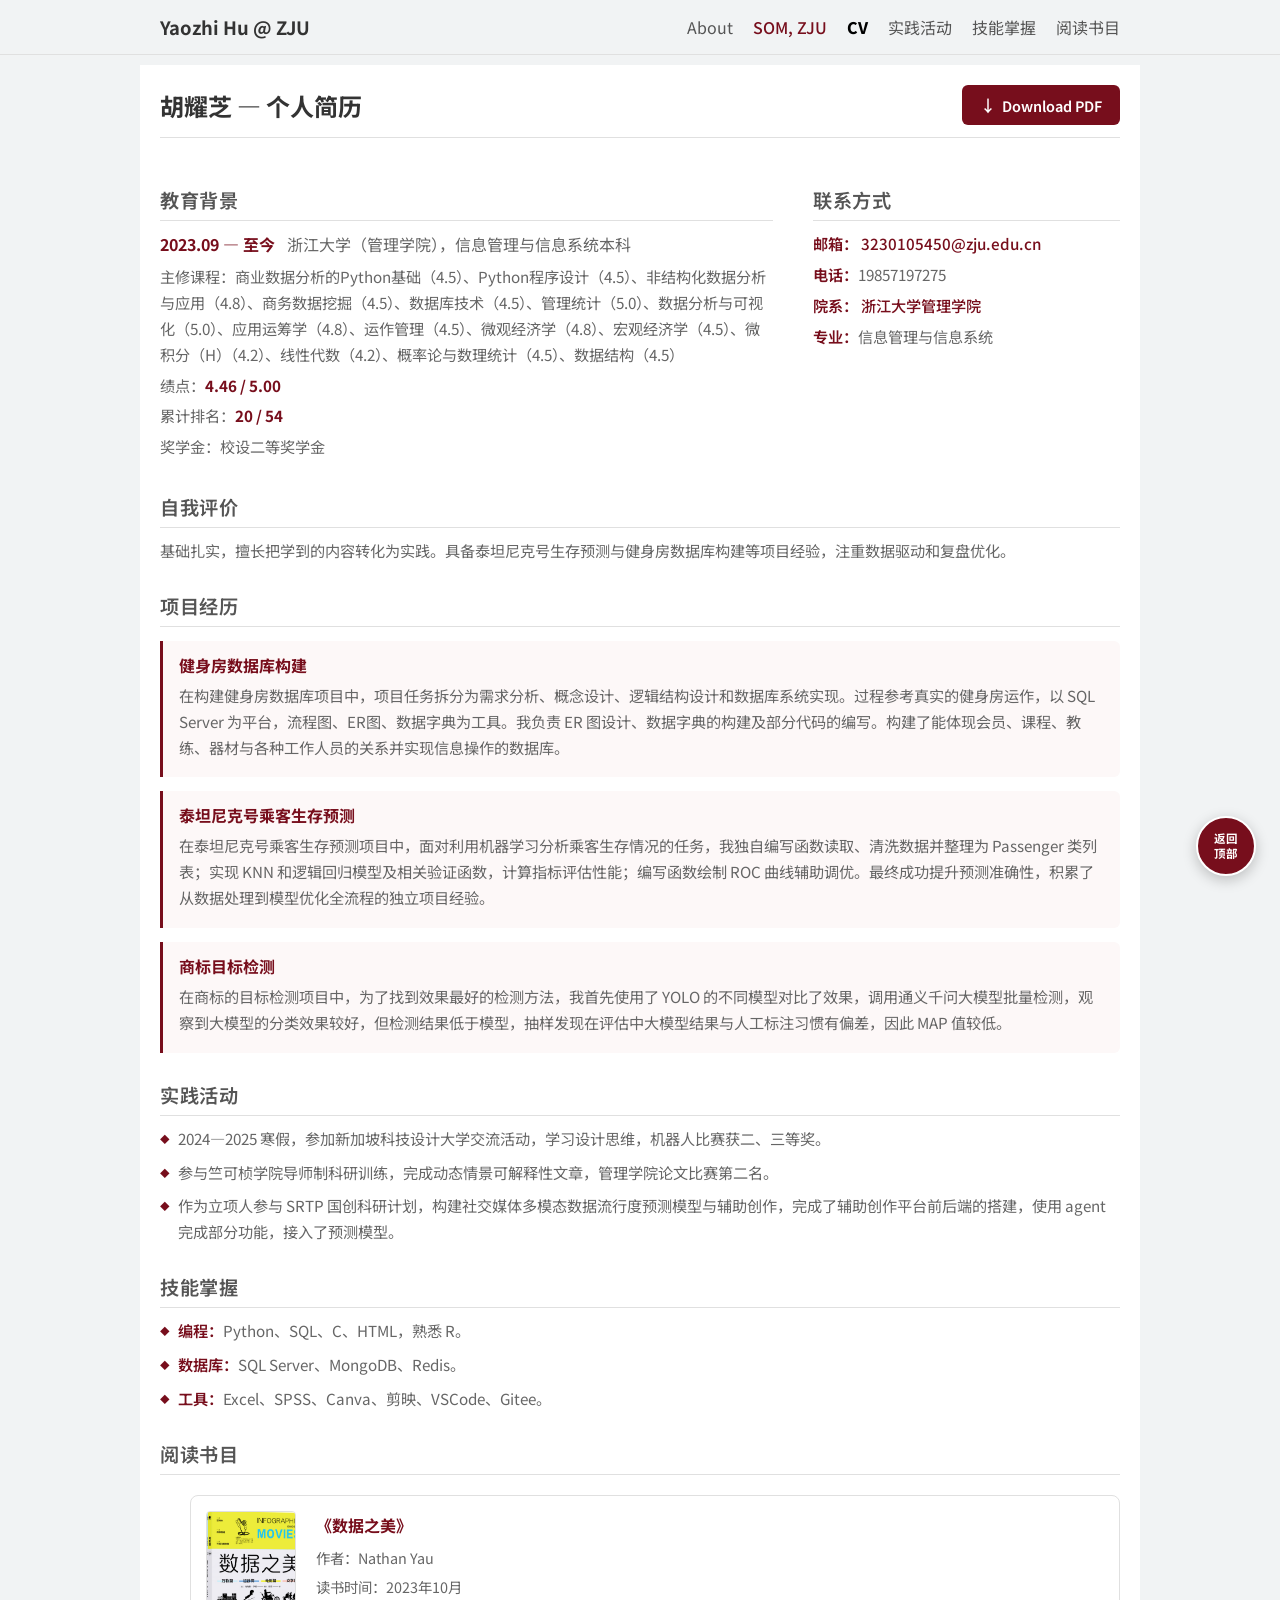
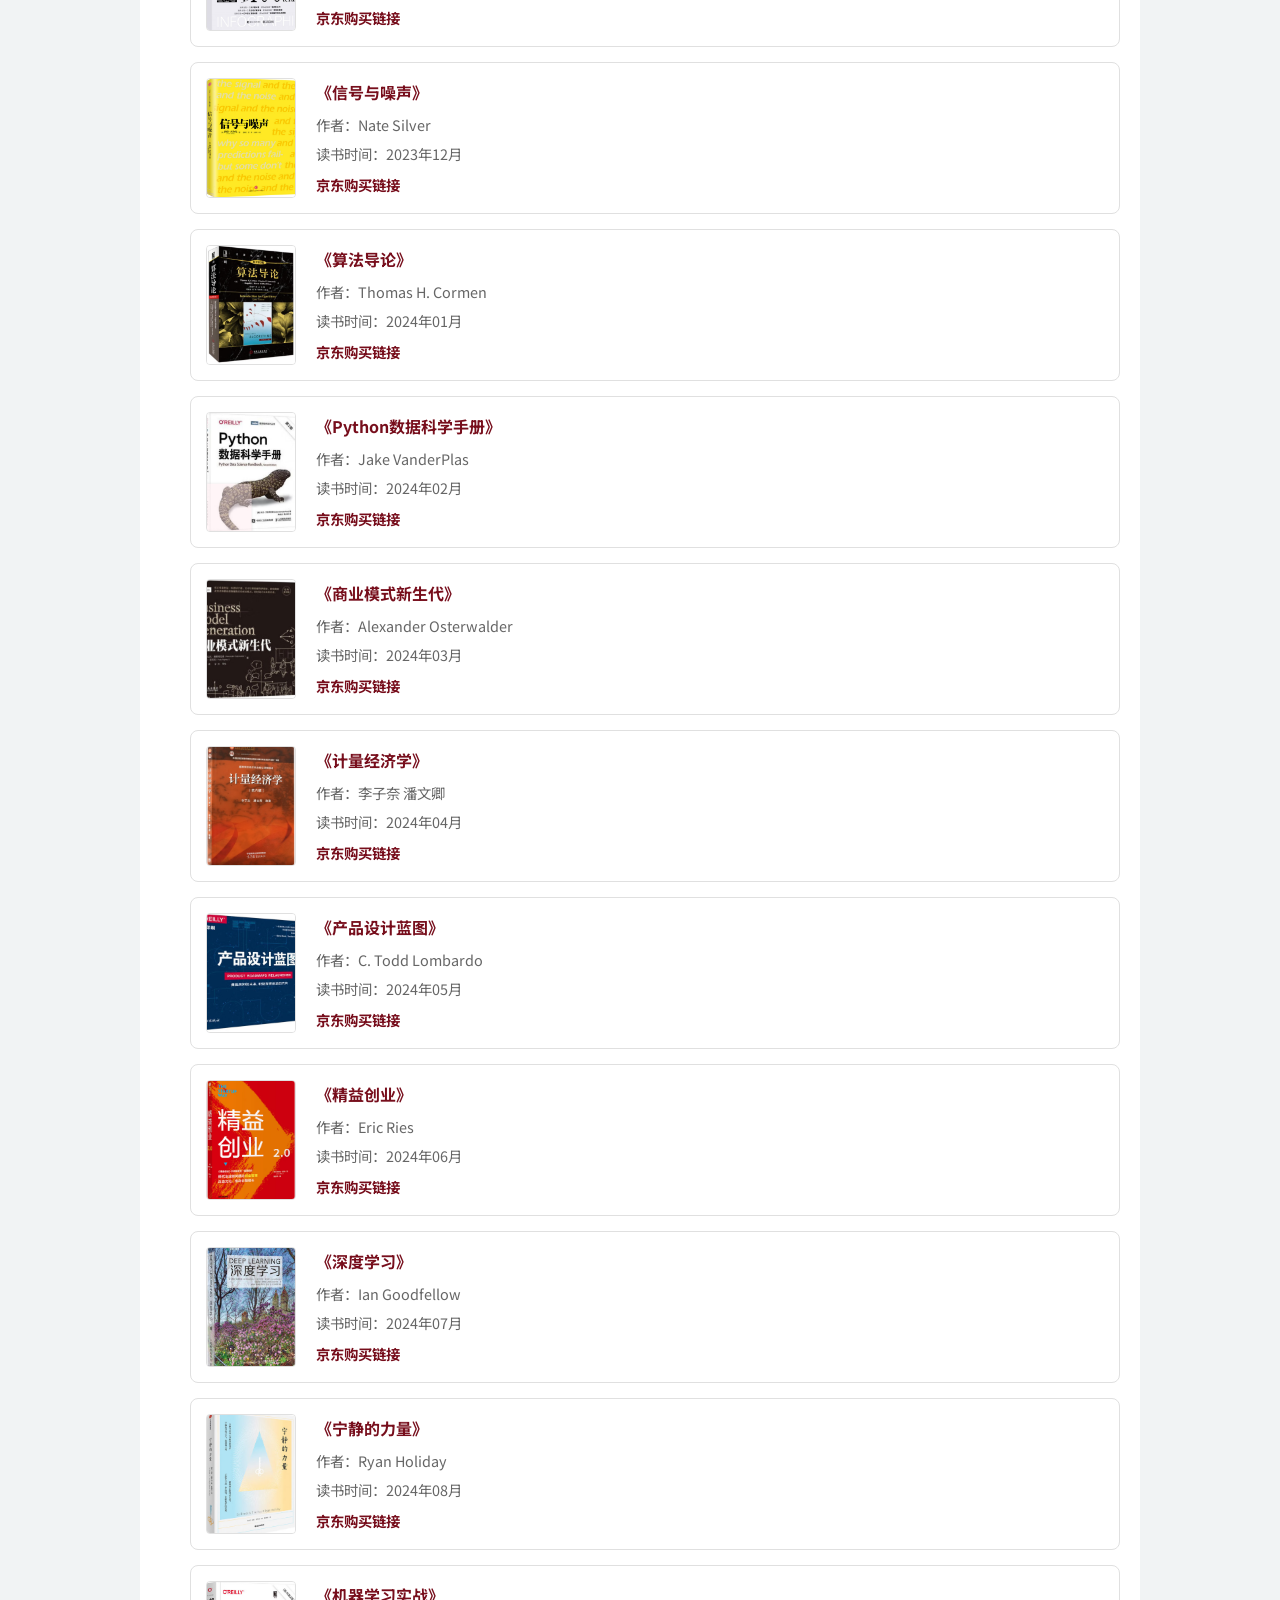
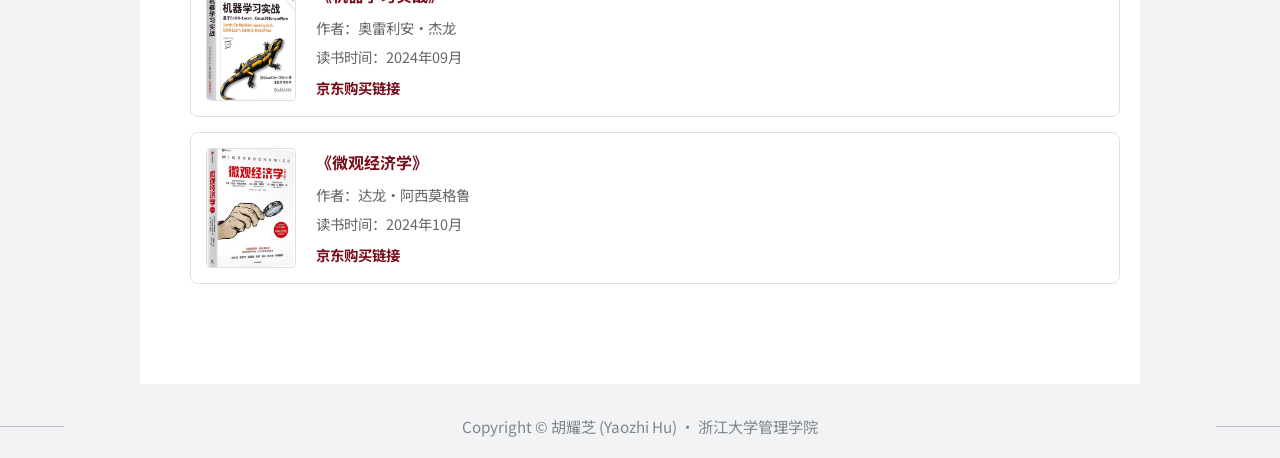
<file: cv.html>
<!DOCTYPE html>
<html lang="zh-CN">
<head>
  <meta charset="UTF-8">
  <meta name="viewport" content="width=device-width, initial-scale=1.0">
  <title>CV — 胡耀芝</title>
  <link rel="preconnect" href="https://fonts.googleapis.com">
  <link rel="preconnect" href="https://fonts.gstatic.com" crossorigin>
  <link href="https://fonts.googleapis.com/css2?family=Noto+Sans+SC:wght@300;400;500;700&family=Noto+Serif+SC:wght@400;600&display=swap" rel="stylesheet">
  <link rel="stylesheet" href="style.css">
</head>
<body>

  <!-- ===== 顶部导航栏 ===== -->
  <div id="header" class="header-bar">
    <div class="header-inner">
      <div class="header-wordmark">
        <a href="index.html" class="wordmark-link">Yaozhi Hu @ ZJU</a>
      </div>
      <div class="header-links">
        <input class="side-menu" type="checkbox" id="side-menu">
        <div class="hamb" id="hamb-toggle">
          <span class="hamb-line"></span>
        </div>
        <div class="nav-wrapper">
          <div class="nav-menu">
            <a href="index.html" class="nav-item">About</a>
            <a href="http://www.som.zju.edu.cn/" class="nav-item nav-lab">SOM, ZJU</a>
            <a href="cv.html" class="nav-item nav-selected">CV</a>
            <a href="cv.html#practice" class="nav-item">实践活动</a>
            <a href="cv.html#skills" class="nav-item">技能掌握</a>
            <a href="cv.html#books" class="nav-item">阅读书目</a>
          </div>
        </div>
      </div>
    </div>
  </div>

  <!-- ===== CV 主体 ===== -->
  <div class="page-content cv-content">

    <!-- CV 标题行 + 下载按钮 -->
    <div class="cv-header-row">
      <h1 class="cv-title">胡耀芝 — 个人简历</h1>
      <!-- ⚠️ 请将你的简历PDF命名为 resume.pdf 放在与 cv.html 同目录，按钮即可正常下载 -->
      <a href="resume.pdf" class="cv-download-btn" download="胡耀芝_简历.pdf">
        <span class="dl-icon">↓</span> Download PDF
      </a>
    </div>

    <!-- 教育背景 + 联系方式（左右并排） -->
    <div class="cv-top-grid">

      <!-- 左：教育背景 -->
      <div class="cv-edu">
        <h2 class="cv-section-title">教育背景</h2>
        <p class="cv-edu-period">
          <span class="highlight">2023.09 — 至今</span>
          &nbsp;&nbsp;浙江大学（管理学院），信息管理与信息系统本科
        </p>
        <p class="cv-body-text">主修课程：商业数据分析的Python基础（4.5）、Python程序设计（4.5）、非结构化数据分析与应用（4.8）、商务数据挖掘（4.5）、数据库技术（4.5）、管理统计（5.0）、数据分析与可视化（5.0）、应用运筹学（4.8）、运作管理（4.5）、微观经济学（4.8）、宏观经济学（4.5）、微积分（H）（4.2）、线性代数（4.2）、概率论与数理统计（4.5）、数据结构（4.5）</p>
        <p class="cv-body-text">绩点：<span class="highlight">4.46 / 5.00</span></p>
        <p class="cv-body-text">累计排名：<span class="highlight">20 / 54</span></p>
        <p class="cv-body-text">奖学金：校设二等奖学金</p>
      </div>

      <!-- 右：联系方式 -->
      <div class="cv-contact">
        <h2 class="cv-section-title">联系方式</h2>
        <p class="cv-body-text">
          <span class="cv-label">邮箱：</span>
          <a href="mailto:3230105450@zju.edu.cn" class="about-link">3230105450@zju.edu.cn</a>
        </p>
        <p class="cv-body-text"><span class="cv-label">电话：</span>19857197275</p>
        <p class="cv-body-text">
          <span class="cv-label">院系：</span>
          <a href="http://www.som.zju.edu.cn/" class="about-link" target="_blank" rel="noopener noreferrer">浙江大学管理学院</a>
        </p>
        <p class="cv-body-text"><span class="cv-label">专业：</span>信息管理与信息系统</p>
      </div>

    </div>

    <!-- 自我评价 -->
    <div class="cv-section">
      <h2 class="cv-section-title">自我评价</h2>
      <p class="cv-body-text">基础扎实，擅长把学到的内容转化为实践。具备泰坦尼克号生存预测与健身房数据库构建等项目经验，注重数据驱动和复盘优化。</p>
    </div>

    <!-- 项目经历（三个方框对应的详细内容） -->
    <div class="cv-section" id="projects">
      <h2 class="cv-section-title">项目经历</h2>

      <!-- 项目1 -->
      <div class="cv-project" id="proj-1">
        <p class="cv-project-title"><span class="highlight">健身房数据库构建</span></p>
        <p class="cv-body-text">在构建健身房数据库项目中，项目任务拆分为需求分析、概念设计、逻辑结构设计和数据库系统实现。过程参考真实的健身房运作，以 SQL Server 为平台，流程图、ER图、数据字典为工具。我负责 ER 图设计、数据字典的构建及部分代码的编写。构建了能体现会员、课程、教练、器材与各种工作人员的关系并实现信息操作的数据库。</p>
      </div>

      <!-- 项目2 -->
      <div class="cv-project" id="proj-2">
        <p class="cv-project-title"><span class="highlight">泰坦尼克号乘客生存预测</span></p>
        <p class="cv-body-text">在泰坦尼克号乘客生存预测项目中，面对利用机器学习分析乘客生存情况的任务，我独自编写函数读取、清洗数据并整理为 Passenger 类列表；实现 KNN 和逻辑回归模型及相关验证函数，计算指标评估性能；编写函数绘制 ROC 曲线辅助调优。最终成功提升预测准确性，积累了从数据处理到模型优化全流程的独立项目经验。</p>
      </div>

      <!-- 项目3 -->
      <div class="cv-project" id="proj-3">
        <p class="cv-project-title"><span class="highlight">商标目标检测</span></p>
        <p class="cv-body-text">在商标的目标检测项目中，为了找到效果最好的检测方法，我首先使用了 YOLO 的不同模型对比了效果，调用通义千问大模型批量检测，观察到大模型的分类效果较好，但检测结果低于模型，抽样发现在评估中大模型结果与人工标注习惯有偏差，因此 MAP 值较低。</p>
      </div>
    </div>

    <!-- 实践活动 -->
    <div class="cv-section" id="practice">
      <h2 class="cv-section-title">实践活动</h2>
      <ul class="cv-list">
        <li class="cv-list-item">2024—2025 寒假，参加新加坡科技设计大学交流活动，学习设计思维，机器人比赛获二、三等奖。</li>
        <li class="cv-list-item">参与竺可桢学院导师制科研训练，完成动态情景可解释性文章，管理学院论文比赛第二名。</li>
        <li class="cv-list-item">作为立项人参与 SRTP 国创科研计划，构建社交媒体多模态数据流行度预测模型与辅助创作，完成了辅助创作平台前后端的搭建，使用 agent 完成部分功能，接入了预测模型。</li>
      </ul>
    </div>

    <!-- 技能掌握 -->
    <div class="cv-section" id="skills">
      <h2 class="cv-section-title">技能掌握</h2>
      <ul class="cv-list">
        <li class="cv-list-item"><span class="cv-label">编程：</span>Python、SQL、C、HTML，熟悉 R。</li>
        <li class="cv-list-item"><span class="cv-label">数据库：</span>SQL Server、MongoDB、Redis。</li>
        <li class="cv-list-item"><span class="cv-label">工具：</span>Excel、SPSS、Canva、剪映、VSCode、Gitee。</li>
      </ul>
    </div>

    <!-- 阅读书目 -->
    <div class="cv-section books-section" id="books">
      <h2 class="cv-section-title">阅读书目</h2>
      <ol class="book-list">

        <li class="book-item">
          <img class="book-cover" src="images/books/data_visualization.png" alt="数据之美">
          <div class="book-details">
            <p class="book-title"><span class="highlight">《数据之美》</span></p>
            <p class="book-author">作者：Nathan Yau</p>
            <p class="book-date">读书时间：2023年10月</p>
            <a class="book-link" href="https://item.jd.com/10055719306770.html" target="_blank" rel="noopener noreferrer">京东购买链接</a>
          </div>
        </li>

        <li class="book-item">
          <img class="book-cover" src="images/books/signal_noise.png" alt="信号与噪声">
          <div class="book-details">
            <p class="book-title"><span class="highlight">《信号与噪声》</span></p>
            <p class="book-author">作者：Nate Silver</p>
            <p class="book-date">读书时间：2023年12月</p>
            <a class="book-link" href="https://item.jd.com/10211061678488.html" target="_blank" rel="noopener noreferrer">京东购买链接</a>
          </div>
        </li>

        <li class="book-item">
          <img class="book-cover" src="images/books/algorithms.png" alt="算法导论">
          <div class="book-details">
            <p class="book-title"><span class="highlight">《算法导论》</span></p>
            <p class="book-author">作者：Thomas H. Cormen</p>
            <p class="book-date">读书时间：2024年01月</p>
            <a class="book-link" href="https://item.jd.com/10110236527917.html" target="_blank" rel="noopener noreferrer">京东购买链接</a>
          </div>
        </li>

        <li class="book-item">
          <img class="book-cover" src="images/books/python_datascience.png" alt="Python数据科学手册">
          <div class="book-details">
            <p class="book-title"><span class="highlight">《Python数据科学手册》</span></p>
            <p class="book-author">作者：Jake VanderPlas</p>
            <p class="book-date">读书时间：2024年02月</p>
            <a class="book-link" href="https://item.jd.com/10107139690995.html" target="_blank" rel="noopener noreferrer">京东购买链接</a>
          </div>
        </li>

        <li class="book-item">
          <img class="book-cover" src="images/books/business_model_generation.png" alt="商业模式新生代">
          <div class="book-details">
            <p class="book-title"><span class="highlight">《商业模式新生代》</span></p>
            <p class="book-author">作者：Alexander Osterwalder</p>
            <p class="book-date">读书时间：2024年03月</p>
            <a class="book-link" href="https://item.jd.com/10197573762569.html" target="_blank" rel="noopener noreferrer">京东购买链接</a>
          </div>
        </li>

        <li class="book-item">
          <img class="book-cover" src="images/books/econometrics.png" alt="计量经济学">
          <div class="book-details">
            <p class="book-title"><span class="highlight">《计量经济学》</span></p>
            <p class="book-author">作者：李子奈 潘文卿</p>
            <p class="book-date">读书时间：2024年04月</p>
            <a class="book-link" href="https://item.jd.com/14549901.html" target="_blank" rel="noopener noreferrer">京东购买链接</a>
          </div>
        </li>

        <li class="book-item">
          <img class="book-cover" src="images/books/product_roadmap.png" alt="产品设计蓝图">
          <div class="book-details">
            <p class="book-title"><span class="highlight">《产品设计蓝图》</span></p>
            <p class="book-author">作者：C. Todd Lombardo</p>
            <p class="book-date">读书时间：2024年05月</p>
            <a class="book-link" href="https://item.jd.com/10180631776788.html" target="_blank" rel="noopener noreferrer">京东购买链接</a>
          </div>
        </li>

        <li class="book-item">
          <img class="book-cover" src="images/books/lean_startup.png" alt="精益创业">
          <div class="book-details">
            <p class="book-title"><span class="highlight">《精益创业》</span></p>
            <p class="book-author">作者：Eric Ries</p>
            <p class="book-date">读书时间：2024年06月</p>
            <a class="book-link" href="https://item.jd.com/10050047899201.html" target="_blank" rel="noopener noreferrer">京东购买链接</a>
          </div>
        </li>

        <li class="book-item">
          <img class="book-cover" src="images/books/deep_learning.png" alt="深度学习">
          <div class="book-details">
            <p class="book-title"><span class="highlight">《深度学习》</span></p>
            <p class="book-author">作者：Ian Goodfellow</p>
            <p class="book-date">读书时间：2024年07月</p>
            <a class="book-link" href="https://item.jd.com/10135262787752.html" target="_blank" rel="noopener noreferrer">京东购买链接</a>
          </div>
        </li>

        <li class="book-item">
          <img class="book-cover" src="images/books/stillness.png" alt="宁静的力量">
          <div class="book-details">
            <p class="book-title"><span class="highlight">《宁静的力量》</span></p>
            <p class="book-author">作者：Ryan Holiday</p>
            <p class="book-date">读书时间：2024年08月</p>
            <a class="book-link" href="https://item.jd.com/10034623741007.html" target="_blank" rel="noopener noreferrer">京东购买链接</a>
          </div>
        </li>

        <li class="book-item">
          <img class="book-cover" src="images/books/book11.png" alt="机器学习实战">
          <div class="book-details">
            <p class="book-title"><span class="highlight">《机器学习实战》</span></p>
            <p class="book-author">作者：奥雷利安·杰龙</p>
            <p class="book-date">读书时间：2024年09月</p>
            <a class="book-link" href="https://item.jd.com/10204137401092.html" target="_blank" rel="noopener noreferrer">京东购买链接</a>
          </div>
        </li>

        <li class="book-item">
          <img class="book-cover" src="images/books/book12.png" alt="微观经济学">
          <div class="book-details">
            <p class="book-title"><span class="highlight">《微观经济学》</span></p>
            <p class="book-author">作者：达龙·阿西莫格鲁</p>
            <p class="book-date">读书时间：2024年10月</p>
            <a class="book-link" href="https://item.jd.com/10119757899260.html" target="_blank" rel="noopener noreferrer">京东购买链接</a>
          </div>
        </li>

      </ol>

      <!-- 返回书目顶部按钮（固定跟随，仅在#books区域可见时显示） -->
      <div class="back-books-btn">
        <a href="#books" class="back-books-link">返回<span class="line-break"></span>顶部</a>
      </div>

    </div>

  </div>

  <!-- ===== 页脚 ===== -->
  <div class="footer-bar">
    <div class="footer-inner">
      <span class="footer-text">Copyright © 胡耀芝 (Yaozhi Hu) · 浙江大学管理学院</span>
    </div>
  </div>

  <script src="nav.js"></script>
</body>
</html>
</file>
<file: style.css>
/* =============================================
   style.css — 胡耀芝个人主页
   完全仿照 Sherry Tongshuang Wu 样例布局
   ============================================= */

/* ---------- 字体 ---------- */
@font-face {
  font-family: "Crimson Text";
  font-style: italic;
  font-weight: 400;
  font-display: swap;
  src: url(https://fonts.gstatic.com/s/crimsontext/v19/wlpogwHKFkZgtmSR3NB0oRJfajhRK_Z_3rhH.woff2) format("woff2");
}

/* ---------- 全局重置 ---------- */
* {
  box-sizing: border-box;
}

body {
  margin: 0;
  padding: 0;
  overflow-x: hidden;
  /* 非默认中文字体 Noto Sans SC */
  font-family: "Noto Sans SC", "Noto Serif SC", "Crimson Text", Georgia, serif;
  background-color: #f1f3f4;
  color: #3c4043;
}

a {
  color: #666;
  text-decoration: none;
  cursor: pointer;
}

a:hover {
  color: #770e1c;
  text-decoration: underline;
}

/* ---------- 顶部导航栏（精确仿照样例） ---------- */
.header-bar {
  background-color: #f1f3f4;
  width: 100%;
  position: sticky;
  top: 0;
  z-index: 100;
  border-bottom: 1px solid #e0e0e0;
}

.header-inner {
  display: flex;
  align-items: center;
  max-width: calc(max(1000px, 51%));
  margin: 0 auto;
  padding: 10px 20px;
}

/* 左侧品牌名 */
.header-wordmark {
  display: flex;
  align-items: center;
  flex-shrink: 0;
}

.wordmark-link {
  font-family: "Noto Sans SC", sans-serif;
  font-size: 1.15rem;
  font-weight: 700;
  color: #333;
  text-decoration: none;
  white-space: nowrap;
}

.wordmark-link:hover {
  color: #770e1c;
  text-decoration: none;
}

/* 右侧链接区 */
.header-links {
  display: flex;
  align-items: center;
  flex: auto;
  justify-content: flex-end;
  position: relative;
}

/* 导航菜单（桌面端：横排浮右） */
.nav-wrapper {
  display: flex;
  align-items: center;
}

.nav-menu {
  display: flex;
  gap: 0;
}

.nav-item {
  display: inline-block;
  padding: 5px 0 5px 20px;
  font-size: 1.0rem;
  color: #555;
  text-decoration: none;
  white-space: nowrap;
  font-family: "Noto Sans SC", sans-serif;
}

.nav-item:hover {
  color: #770e1c;
  text-decoration: underline;
}

/* 选中状态 */
.nav-selected {
  font-weight: 800;
  color: #000;
}

.nav-selected:hover {
  text-decoration: none;
  color: #000;
}

/* 管院链接（红色） */
.nav-lab {
  color: #770e1c;
  font-weight: 500;
}

.nav-lab:hover {
  color: #770e1c;
}

/* 汉堡菜单（移动端） */
.side-menu {
  display: none;
}

.hamb {
  display: none;
  cursor: pointer;
  padding: 5px;
  float: right;
  z-index: 999;
}

.hamb-line {
  background: #333;
  display: block;
  height: 2px;
  position: relative;
  width: 24px;
}

.hamb-line::before,
.hamb-line::after {
  background: #333;
  content: "";
  display: block;
  height: 100%;
  position: absolute;
  transition: all 0.2s ease-out;
  width: 100%;
}

.hamb-line::before { top: 5px; }
.hamb-line::after  { top: -5px; }

/* ---------- 内容限宽容器 ---------- */
.page-content {
  max-width: calc(max(1000px, 51%));
  margin: 10px auto;
  padding: 0 20px;
  text-align: left;
  background-color: #f1f3f4;
}

/* ---------- About 区域（仿照 .about） ---------- */
.about-section {
  display: flex;
  align-items: center;
  padding: 0 20px;
  margin-bottom: 0;
}

/* 左：头像 + 姓名 */
.about-avatar {
  display: inline-flex;
  align-items: center;
  flex: 1;
  gap: 0;
}

.avatar-img-wrap {
  display: inline-block;
  vertical-align: middle;
  margin-right: 15px;
}

/* 头像圆形（仿 .about .avatar img） */
.avatar-img {
  object-fit: cover;
  border-radius: 50%;
  width: min(20vw, 120px);
  height: min(20vw, 120px);
  display: block;
  background-color: #ddd;
}

.avatar-text {
  display: inline-block;
  vertical-align: middle;
}

/* 姓名（仿 .about .avatar div .name） */
.avatar-name {
  display: block;
  font-size: larger;
  line-height: 1.6;
  color: #3c4043;
}

/* 联系图标行（仿 .about .avatar div .contacts） */
.avatar-contacts {
  display: flex;
  gap: 4px;
  margin-top: 6px;
}

.contact-tooltip {
  position: relative;
  margin: 2px;
}

/* Tooltip hover 效果 */
.contact-tooltip::after {
  content: attr(data-tip);
  background-color: #333;
  border-radius: 8px;
  color: white;
  font-size: 0.85em;
  font-weight: 100;
  display: none;
  padding: 5px 10px;
  position: absolute;
  text-align: center;
  z-index: 999;
  top: 0;
  left: 50%;
  transform: translate(-50%, calc(-100% - 10px));
  white-space: nowrap;
}

.contact-tooltip:hover::after {
  display: block;
}

.contact-link {
  color: #555;
  text-decoration: none;
  font-size: 1.3rem;
}

.contact-link:hover {
  color: #770e1c;
  text-decoration: none;
}

.contact-icon {
  font-size: 1.3rem;
}

/* 右：机构信息（仿 .about .info，右对齐） */
.about-info {
  text-align: right;
  font-size: 0.95rem;
  color: #555;
  flex-shrink: 0;
}

.about-info-row {
  margin: 4px 0;
  color: #555;
  line-height: 1.6;
}

.about-link {
  color: #770e1c;
  text-decoration: none;
  font-weight: 500;
}

.about-link:hover {
  text-decoration: underline;
  color: #9b1224;
}

/* ---------- 白色内容带（仿 .white-background） ---------- */
.white-band {
  background-color: #ffffff;
  width: 100%;
  margin-top: 10px;
}

/* 简介区（仿 .summary） */
.summary-section {
  max-width: calc(max(1000px, 51%));
  margin: 0 auto;
  padding: 20px 20px 10px 20px;
}

.summary-text {
  line-height: 1.7;
  color: #3c4043;
  margin-bottom: 10px;
}

.summary-strong {
  color: #770e1c;
  font-weight: bold;
}

/* 格言引用块（精确仿照样例 blockquote with ::before ::after 大引号） */
.summary-quote-wrap {
  width: 80%;
  margin: 10px auto 10px auto;
  position: relative;
  padding: 0px 20px;
}

.summary-blockquote {
  position: relative;
  padding: 0 60px;
  margin: 0;
}

/* 大引号（仿 .summary blockquote :before / :after） */
.summary-blockquote::before {
  content: "\201C";
  position: absolute;
  color: #e0e0e0;
  font-size: 8rem;
  font-family: Georgia, "Crimson Text", serif;
  line-height: 1;
  left: -1rem;
  top: -2rem;
  width: 4rem;
  height: 4rem;
}

.summary-blockquote::after {
  content: "\201D";
  position: absolute;
  color: #e0e0e0;
  font-size: 8rem;
  font-family: Georgia, "Crimson Text", serif;
  line-height: 1;
  right: -1rem;
  bottom: 0rem;
  width: 4rem;
  height: 4rem;
}

.blockquote-text {
  font-style: italic;
  font-family: "Noto Serif SC", "Crimson Text", serif;
  color: #3c4043;
  font-size: 1.05rem;
  line-height: 1.8;
  margin: 0;
  text-align: center;
}

.summary-cta {
  color: #3c4043;
  margin: 10px 0 5px;
  font-size: 0.95rem;
}

/* ---------- 三方框区域（精确仿照 .themes .theme） ---------- */
.themes-section {
  max-width: calc(max(1000px + 200px, 55%));
  margin: 0 auto;
  padding: 0 20px 20px 20px;
}

/* 三等分横排 */
.themes-grid {
  display: flex;
  flex-wrap: wrap;
  gap: 0;
  overflow: hidden;
  text-align: left;
  background-color: transparent;
}

/* 单个方框卡片 */
.theme-card {
  flex: 0 0 33.3333%;
  max-width: 33.3333%;
  position: relative;
  cursor: pointer;
}

/* 内框（仿 .themes .theme .inner） */
.theme-inner {
  background-color: white;
  width: calc(100% - 20px);
  margin: 5px auto;
  border-radius: 10px;
  border: solid 1px #80868b;
  overflow: hidden;
  position: relative;
}

/* 保持宽高比（仿 .themes .theme .inner:before，padding-top:62.5% ≈ 8:5） */
.theme-inner::before {
  display: block;
  content: "";
  width: 100%;
  padding-top: 62.5%;
}

/* 项目封面图（仿 .themes .theme .inner .img） */
.theme-img {
  position: absolute;
  top: 0;
  left: 0;
  width: 100%;
  height: 120%;
  object-fit: cover;
  background-color: #e8eaed;
}

/* 文字叠加层（仿 .themes .theme .inner .text） */
.theme-text {
  position: absolute;
  display: flex;
  flex-direction: column;
  justify-content: center;
  bottom: 0;
  width: 100%;
  line-height: 1.1;
  align-items: center;
  background: rgba(218, 220, 224, 0.9);
  transition: min-height 0.2s ease-out;
  min-height: 0;
  padding: 10px 15px;
}

/* 悬停展开 */
.theme-inner:hover .theme-text {
  background: rgba(241, 243, 244, 0.8);
  min-height: 100%;
}

.theme-inner:hover .theme-name {
  padding: 10px 0;
}

.theme-inner:hover .theme-desc {
  display: block;
}

/* 方框标题（仿 .themes .theme .inner .text .name） */
.theme-name {
  font-size: 1.1rem;
  padding: 5px 0;
  width: 100%;
  color: black;
  font-weight: 600;
  font-family: "Noto Sans SC", sans-serif;
  text-align: center;
}

/* 方框描述（仿 .themes .theme .inner .text .desc，默认隐藏悬停显示） */
.theme-desc {
  width: 100%;
  display: none;
  color: #3c4043;
  padding: 0 10px;
  line-height: 1.5;
  font-size: 0.9rem;
  text-align: left;
}

.theme-label {
  font-family: Consolas, Menlo, Monaco, monospace;
  font-style: italic;
  color: #770e1c;
  margin-right: 5px;
  font-weight: normal;
}

/* 方框内链接 */
.theme-link {
  display: block;
  text-decoration: none;
  color: inherit;
}

.theme-link:hover {
  text-decoration: none;
  color: inherit;
}

/* ---------- 高亮红色 ---------- */
.highlight {
  color: #770e1c;
  font-weight: bold;
  font-style: normal;
}

/* ---------- 页脚（精确仿照样例 footer） ---------- */
.footer-bar {
  width: 100%;
  margin-top: 10px;
}

.footer-inner {
  padding: 20px 0;
  text-align: center;
  display: table;
  white-space: nowrap;
  background: transparent;
  font-size: 16px;
  margin: auto;
  color: #80868b;
  width: 100%;
}

/* 页脚两侧分割线（仿 footer div::before / ::after） */
.footer-inner::before,
.footer-inner::after {
  content: "";
  display: table-cell;
  position: relative;
  top: 50%;
  border-top: 1px solid #bdc1c6;
  transform: translateY(50%);
}

.footer-inner::before { width: 5%; }
.footer-inner::after  { width: 5%; }

.footer-text {
  padding: 10px;
  color: #80868b;
  font-size: 0.95rem;
}

/* =============================================
   CV 页面样式
   ============================================= */

.cv-content {
  background-color: #ffffff;
  padding: 20px 20px 40px 20px;
  min-height: 80vh;
}

/* CV 顶部：标题 + 下载按钮（flex 横排） */
.cv-header-row {
  display: flex;
  align-items: center;
  justify-content: space-between;
  border-bottom: 1px solid #e0e0e0;
  padding-bottom: 12px;
  margin-bottom: 20px;
  flex-wrap: wrap;
  gap: 10px;
}

.cv-title {
  font-family: "Noto Sans SC", sans-serif;
  font-size: 1.5rem;
  font-weight: 700;
  color: #333;
  margin: 0;
}

/* Download PDF 按钮 */
.cv-download-btn {
  display: inline-flex;
  align-items: center;
  gap: 6px;
  background-color: #770e1c;
  color: #ffffff;
  font-family: "Noto Sans SC", sans-serif;
  font-size: 0.9rem;
  font-weight: 600;
  padding: 8px 18px;
  border-radius: 6px;
  text-decoration: none;
  transition: background-color 0.2s;
  white-space: nowrap;
}

.cv-download-btn:hover {
  background-color: #9b1224;
  color: #fff;
  text-decoration: none;
}

.dl-icon {
  font-size: 1rem;
}

/* 教育背景 + 联系方式：左右并排（flex） */
.cv-top-grid {
  display: flex;
  gap: 40px;
  align-items: flex-start;
  flex-wrap: wrap;
  margin-bottom: 10px;
}

.cv-edu {
  flex: 2;
  min-width: 280px;
}

.cv-contact {
  flex: 1;
  min-width: 200px;
}

/* CV 章节标题 h2 */
.cv-section-title {
  font-family: "Noto Sans SC", sans-serif;
  font-size: 1.2rem;
  font-weight: 600;
  color: #555;
  border-bottom: 1px solid #e0e0e0;
  padding-bottom: 6px;
  margin-top: 28px;
  margin-bottom: 10px;
  text-transform: uppercase;
  letter-spacing: 0.03em;
}

.cv-section {
  margin-top: 10px;
}

.cv-edu-period {
  color: #666;
  line-height: 1.7;
  margin: 6px 0;
}

.cv-body-text {
  color: #666;
  line-height: 1.7;
  margin: 5px 0;
  font-size: 0.95rem;
}

.cv-label {
  color: #770e1c;
  font-weight: 600;
}

/* 项目经历条目 */
.cv-project {
  margin: 14px 0;
  padding: 12px 16px;
  border-left: 3px solid #770e1c;
  background-color: #fdf8f8;
  border-radius: 0 6px 6px 0;
}

.cv-project-title {
  font-size: 1rem;
  margin: 0 0 6px 0;
}

/* 列表 */
.cv-list {
  list-style: none;
  padding: 0;
  margin: 0;
}

.cv-list-item {
  color: #666;
  line-height: 1.7;
  margin: 8px 0;
  padding-left: 18px;
  position: relative;
  font-size: 0.95rem;
}

.cv-list-item::before {
  content: "◆";
  color: #770e1c;
  font-size: 0.6rem;
  position: absolute;
  left: 0;
  top: 5px;
}

/* =============================================
   阅读书目（books-section）
   ============================================= */

.books-section {
  padding-bottom: 40px;
}

/* 有序书单 */
.book-list {
  list-style: decimal;
  margin: 20px 0 20px 30px;
  padding: 0;
  color: #666;
}

/* 单本书：flex 横排 */
.book-item {
  margin: 15px 0;
  padding: 15px;
  border: 1px solid #e0e0e0;
  border-radius: 8px;
  background: #fff;
  display: flex;
  align-items: center;
  gap: 20px;
  list-style-position: outside;
  transition: box-shadow 0.2s;
}

.book-item:hover {
  box-shadow: 0 3px 10px rgba(119, 14, 28, 0.08);
}

.book-cover {
  width: 90px;
  height: 120px;
  object-fit: cover;
  border: 1px solid #e0e0e0;
  border-radius: 4px;
  flex-shrink: 0;
  background-color: #ececec;
}

.book-details {
  flex: 1;
  display: flex;
  flex-direction: column;
  gap: 4px;
}

.book-title {
  font-weight: bold;
  color: #444;
  margin: 0 0 4px 0;
}

.book-author,
.book-date {
  margin: 2px 0;
  color: #666;
  font-size: 0.9rem;
}

.book-link {
  color: #770e1c;
  text-decoration: none;
  font-weight: bold;
  font-size: 0.9rem;
  margin-top: 4px;
  display: inline-block;
}

.book-link:hover {
  text-decoration: underline;
  color: #9b1224;
}

/* 返回书目顶部按钮（固定跟随，右下角） */
.back-books-btn {
  position: fixed;
  bottom: 24px;
  right: 24px;
  background: #770e1c;
  border: 2px solid #fff;
  border-radius: 50%;
  width: 60px;
  height: 60px;
  display: flex;
  align-items: center;
  justify-content: center;
  box-shadow: 0 4px 14px rgba(0, 0, 0, 0.22);
  z-index: 1000;
  transition: transform 0.2s, background-color 0.2s;
  text-align: center;
}

.back-books-btn:hover {
  transform: scale(1.1);
  background-color: #9b1224;
}

.back-books-link {
  color: #ffffff;
  text-decoration: none;
  font-family: "Noto Sans SC", sans-serif;
  font-weight: bold;
  font-size: 0.72rem;
  line-height: 1.3;
  padding: 4px;
  text-align: center;
  display: block;
}

.back-books-link:hover {
  color: #ffffff;
  text-decoration: none;
}

/* =============================================
   移动端响应式
   ============================================= */
@media screen and (max-width: 47.9em) {
  .header-inner {
    padding: 8px 15px;
    flex-wrap: wrap;
  }

  /* 移动端汉堡菜单显示 */
  .hamb {
    display: block;
  }

  .nav-wrapper {
    display: none;
    width: 100%;
    position: absolute;
    top: 48px;
    left: 0;
    background-color: #f1f3f4;
    z-index: 99;
    box-shadow: 5px 5px 10px rgba(128, 128, 128, 0.3);
  }

  /* 勾选 checkbox 时展开菜单 */
  .side-menu:checked ~ .nav-wrapper {
    display: block;
  }

  .nav-menu {
    flex-direction: column;
    margin: 20px 0;
  }

  .nav-item {
    display: block;
    padding: 5px 20px;
  }

  .nav-item:hover {
    color: white;
    background-color: #770e1c;
    text-decoration: none;
  }

  /* About 区垂直排列 */
  .about-section {
    flex-direction: column;
    align-items: flex-start;
    gap: 12px;
  }

  .about-info {
    text-align: left;
  }

  .avatar-name {
    font-size: smaller;
  }

  /* 三方框在移动端单列 */
  .theme-card {
    flex: 0 0 100%;
    max-width: 100%;
  }

  .theme-inner::before {
    padding-top: 50%;
  }

  .theme-text {
    background: rgba(241, 243, 244, 0.8);
    min-height: 100%;
  }

  .theme-desc {
    display: block;
    font-size: smaller;
  }

  /* CV 顶部网格 */
  .cv-top-grid {
    flex-direction: column;
    gap: 0;
  }

  /* 书目书籍垂直排列 */
  .book-item {
    flex-direction: column;
    text-align: center;
  }
}

/* 换行占位（替代 <br>） */
.line-break {
  display: block;
  height: 0;
  line-height: 0;
}

/* =============================================
   项目经历区（仿 Research Highlights / .publications）
   ============================================= */
.publications-full-bg {
  width: 100%;
  background-color: #f5f5f5;
  padding: 20px 0;
}
/* 整体区域限宽，白色背景继承 */
.publications-section {
  max-width: calc(max(1000px, 51%));
  margin: 0 auto;
  padding: 0 20px 30px 20px;
  font-size: 15px;
}

/* 大标题 h2（仿样例 h2） */
.pub-section-title {
  font-family: "Noto Sans SC", sans-serif;
  font-weight: 500;
  font-size: 1.3rem;
  color: #3c4043;
  margin-top: 20px;
  margin-bottom: 6px;
}

/* 分类组（仿 .topic） */
.topic-group {
  margin-bottom: 10px;
}

/* 分类标题（仿 .publications .header，大写红色加粗） */
.topic-header {
  text-transform: uppercase;
  font-size: smaller;
  font-weight: bold;
  color: #770e1c;
  padding: 10px 0 5px 0;
  letter-spacing: 0.05em;
}

/* 单条项目（仿 .publication，flex 横排） */
.publication-row {
  display: flex;
  border-bottom: solid 1px #e0e0e0;
  padding-bottom: 10px;
  margin: 20px 0;
  gap: 0;
  align-items: flex-start;
}

/* 左侧缩略图（仿 .thumbnail，约 20% 宽） */
.pub-thumbnail {
  flex: 0 0 20%;
  max-width: 20%;
  padding: 0 10px;
}

.pub-thumb-img {
  border-radius: 10px;
  border: solid 1px #dadce0;
  display: block;
  object-fit: cover;
  width: 100%;
  height: 120px;
  background-color: #e8eaed;
}

/* 右侧信息（仿 .information，约 80% 宽） */
.pub-information {
  flex: 0 0 80%;
  max-width: 80%;
  padding: 0 10px;
}

/* 信息区各行间距（仿 .information div） */
.pub-information div {
  margin-bottom: 5px;
}

/* 项目标题（仿 .publication .title） */
.pub-title {
  color: black;
  font-weight: 400;
  font-size: 1rem;
  line-height: 1.5;
}

/* 作者行（仿 .publication .authors） */
.pub-authors {
  color: #5f6368;
  font-size: 0.9rem;
}

/* 主要作者（本人）加粗（仿 .primary） */
.pub-author-primary {
  font-weight: 500;
  color: #3c4043;
}

.pub-author {
  margin-right: 4px;
}

/* 发表/项目场合（仿 .publication .venue） */
.pub-venue {
  color: #5f6368;
  font-size: 0.9rem;
}

.pub-venue-name {
  font-weight: 600;
  color: #3c4043;
}

/* 项目描述（额外增加，无对应样例元素） */
.pub-desc {
  color: #5f6368;
  font-size: 0.88rem;
  line-height: 1.6;
  font-style: italic;
}

/* 技术标签行（仿资源链接行风格） */
.pub-resources {
  display: flex;
  flex-wrap: wrap;
  gap: 6px;
  margin-top: 4px;
}

.pub-tag {
  background-color: #f1f3f4;
  border: 1px solid #dadce0;
  border-radius: 4px;
  color: #3c4043;
  font-size: 0.78rem;
  padding: 2px 8px;
  font-family: "Noto Sans SC", sans-serif;
}

/* =============================================
   补充：明确所有 flex 容器（回答问题1）
   ============================================= */

/* 导航栏内层 — 已有 flex，明确写出 */
.header-inner       { display: flex; align-items: center; }
.header-links       { display: flex; align-items: center; }
.nav-menu           { display: flex; }

/* About 区 — 横排仿样例 */
.about-section      { display: flex; align-items: center; }
.about-avatar       { display: flex; align-items: center; flex: 1; }
.avatar-contacts    { display: flex; gap: 4px; }

/* 三方框区 */
.themes-grid        { display: flex; flex-wrap: wrap; }

/* CV 页 */
.cv-header-row      { display: flex; align-items: center; justify-content: space-between; }
.cv-top-grid        { display: flex; gap: 40px; align-items: flex-start; }

/* 书目条目 */
.book-item          { display: flex; align-items: center; }
.book-details       { display: flex; flex-direction: column; }

/* 项目条目 */
.publication-row    { display: flex; align-items: flex-start; }
.pub-resources      { display: flex; flex-wrap: wrap; }

/* 页脚 */
.footer-inner       { display: table; } /* 保持样例的 table 模拟两侧线效果 */


/* =============================================
   小游戏区域 — 俄罗斯方块
   ============================================= */

/* 全宽浅灰背景带 */
.game-band {
  background-color: #f5f5f5;
  width: 100%;
  padding: 10px 0 30px;
  border-top: 1px solid #e0e0e0;
}

/* 限宽内容区 — 三栏布局需要更宽 */
.game-section {
  max-width: 860px;
  margin: 0 auto;
  padding: 0 20px;
}

/* 标题 */
.game-title {
  font-family: "Noto Sans SC", sans-serif;
  font-size: 1.4rem;
  font-weight: 600;
  color: #3c4043;
  margin: 16px 0 14px;
  text-align: center;
}

/* 副标题 / 快捷键提示（移到画布下方） */
.game-subtitle {
  font-size: 0.78rem;
  color: #80868b;
  margin: 14px 0 0;
  line-height: 1.5;
  text-align: center;
}

/* 主布局：三栏（左面板 + 画布 + 右面板），flex 横排 */
.game-layout {
  display: flex;
  align-items: flex-start;
  gap: 16px;
  flex-wrap: nowrap;
  justify-content: center;
}

/* 画布容器（中间） */
.game-canvas-wrap {
  display: flex;
  flex-direction: column;
  align-items: center;
  gap: 0;
  flex-shrink: 0;
}

/* 触摸覆盖层（用于手机手势区域划分） */
.game-touch-overlay {
  position: relative;
  display: inline-block;
  cursor: pointer;
}

/* 游戏主画布 */
.game-canvas {
  display: block;
  background-color: #1a1a2e;
  border: 3px solid #770e1c;
  border-radius: 6px;
  box-shadow: 0 4px 12px rgba(119, 14, 28, 0.2);
}

/* 左右侧面板：flex 纵列 */
.game-panel {
  display: flex;
  flex-direction: column;
  gap: 12px;
  min-width: 160px;
  flex-shrink: 0;
}

.game-panel-left {
  order: -1;
}

.game-panel-right {
  order: 1;
}

/* 面板信息盒子 */
.game-panel-box {
  background-color: #ffffff;
  border: 1px solid #e0e0e0;
  border-radius: 6px;
  padding: 10px 12px;
}

.game-panel-label {
  font-size: 0.7rem;
  color: #80868b;
  text-transform: uppercase;
  letter-spacing: 0.06em;
  margin-bottom: 4px;
  font-weight: 500;
}

.game-panel-value {
  font-size: 1.6rem;
  font-weight: 700;
  color: #770e1c;
  font-family: "Noto Sans SC", monospace;
  line-height: 1.1;
}

/* 分数信息网格（2x2） */
.game-stats-grid {
  display: grid;
  grid-template-columns: 1fr 1fr;
  gap: 8px;
}

.game-stats-grid .game-panel-box {
  padding: 8px 10px;
}

.game-stats-grid .game-panel-value {
  font-size: 1.3rem;
}

/* 预览画布（下一个 / 储存） */
.game-preview-box {
  display: flex;
  flex-direction: column;
  align-items: center;
  justify-content: center;
  padding: 12px;
}

.game-next-canvas,
.game-hold-canvas {
  display: block;
  background-color: #1a1a2e;
  border-radius: 4px;
  margin-top: 6px;
  border: 1px solid #dadce0;
}

/* 按钮组 */
.game-btn-group {
  display: flex;
  flex-direction: column;
  gap: 6px;
}

/* 游戏按钮（用 <a> 标签仿按钮，遵守只用允许标签规则） */
.game-btn {
  display: block;
  text-align: center;
  padding: 8px 12px;
  border-radius: 6px;
  font-family: "Noto Sans SC", sans-serif;
  font-size: 0.88rem;
  font-weight: 600;
  text-decoration: none;
  transition: background-color 0.15s, transform 0.1s;
  cursor: pointer;
}

.game-btn:hover {
  text-decoration: none;
  transform: translateY(-1px);
}

.game-btn-start {
  background-color: #770e1c;
  color: #ffffff;
}

.game-btn-start:hover {
  background-color: #9b1224;
  color: #ffffff;
}

.game-btn-pause {
  background-color: #e8eaed;
  color: #3c4043;
}

.game-btn-pause:hover {
  background-color: #dadce0;
  color: #3c4043;
}

.game-btn-restart {
  background-color: #e8eaed;
  color: #3c4043;
}

.game-btn-restart:hover {
  background-color: #dadce0;
  color: #3c4043;
}

/* 操作说明 */
.game-help {
  background-color: #ffffff;
  border: 1px solid #e0e0e0;
  border-radius: 6px;
  padding: 10px 12px;
}

.game-help-title {
  font-size: 0.72rem;
  color: #80868b;
  text-transform: uppercase;
  letter-spacing: 0.06em;
  margin-bottom: 6px;
}

.game-help-row {
  display: flex;
  align-items: center;
  gap: 8px;
  font-size: 0.8rem;
  color: #5f6368;
  margin-bottom: 4px;
}

.game-key {
  background-color: #f1f3f4;
  border: 1px solid #dadce0;
  border-radius: 3px;
  padding: 1px 5px;
  font-size: 0.75rem;
  color: #3c4043;
  white-space: nowrap;
  font-family: monospace;
}

/* 移动端游戏布局调整 */
@media screen and (max-width: 600px) {
  .game-layout {
    flex-direction: column;
    align-items: center;
  }

  .game-panel {
    flex-direction: row;
    flex-wrap: wrap;
    justify-content: center;
    min-width: unset;
    width: 100%;
  }

  .game-panel-box {
    flex: 0 0 calc(50% - 10px);
  }

  .game-btn-group {
    flex-direction: row;
    flex-wrap: wrap;
    justify-content: center;
  }

  .game-btn {
    flex: 0 0 calc(33% - 8px);
  }
}
</file>
